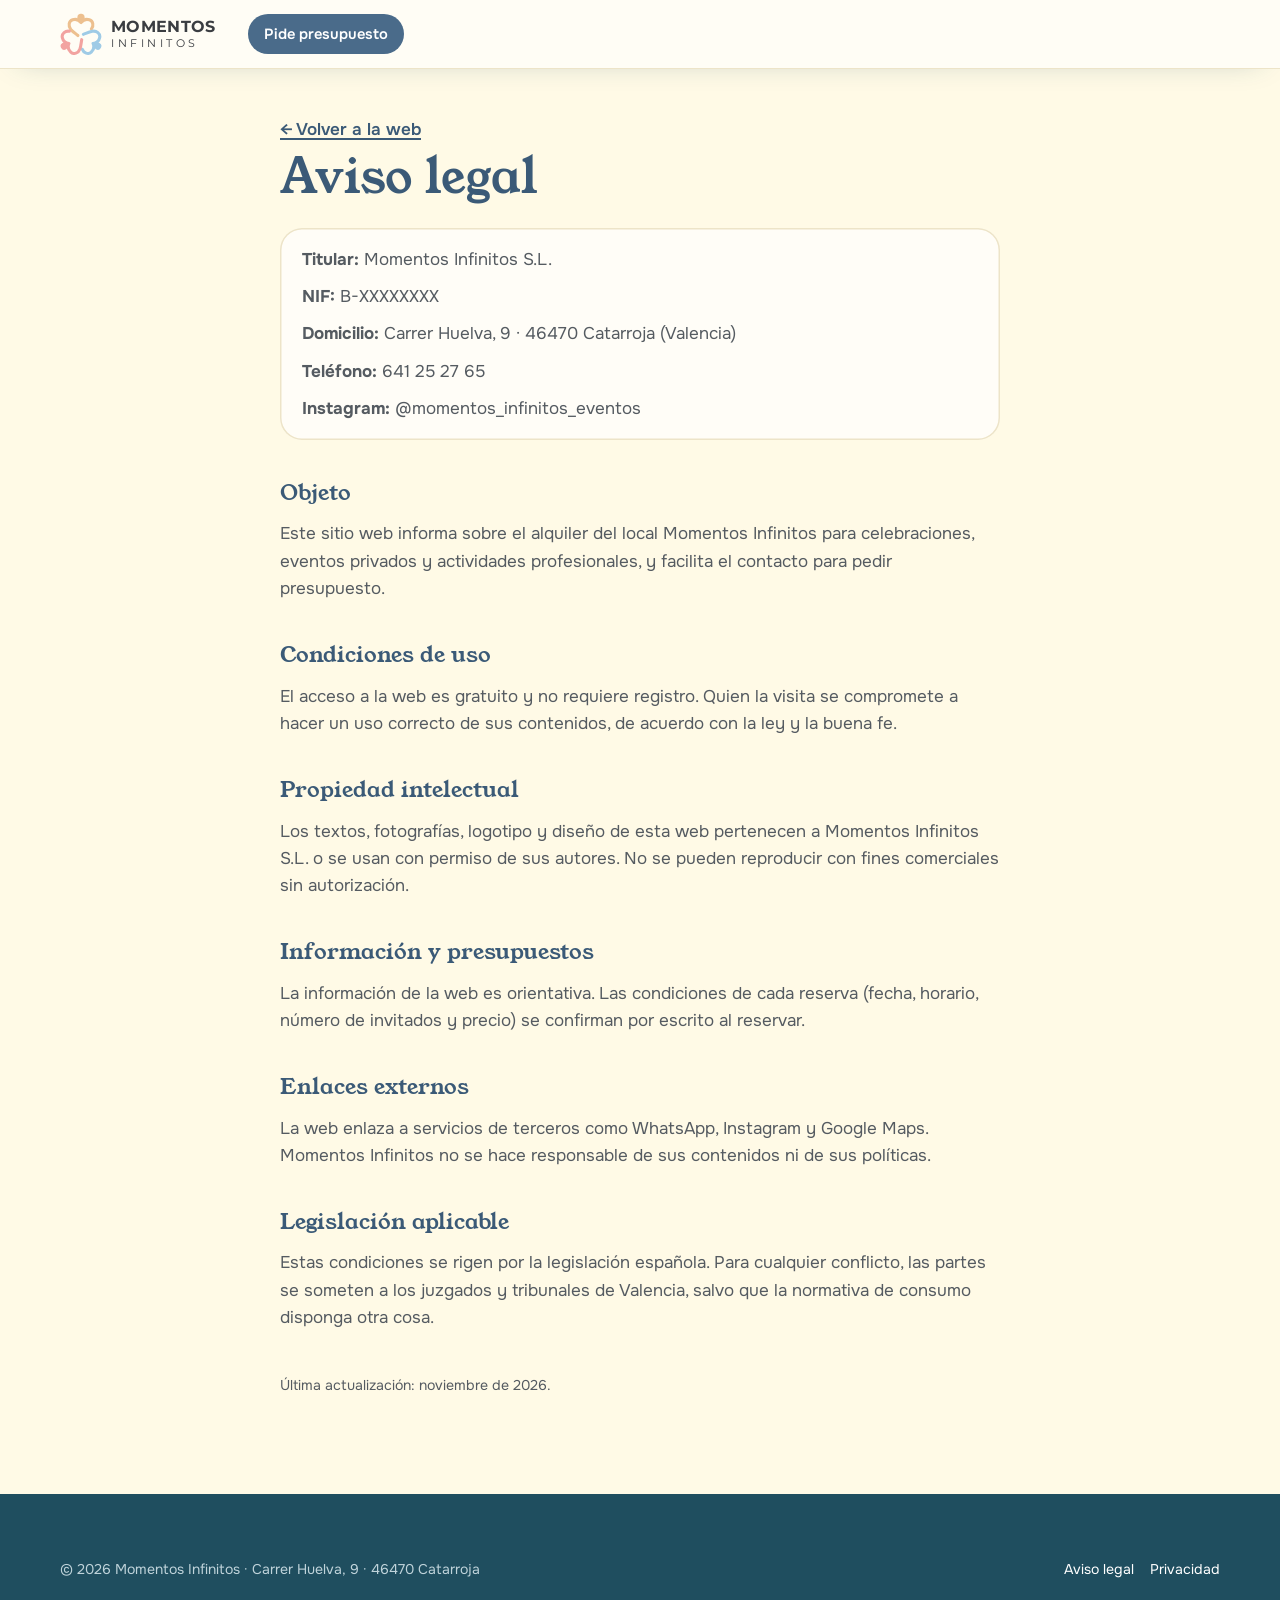
<file: aviso-legal.html>
<!doctype html>
<html lang="es">
<head>
<meta charset="utf-8">
<meta name="viewport" content="width=device-width, initial-scale=1">
<title>Aviso legal | Momentos Infinitos</title>
<meta name="robots" content="noindex">
<link rel="icon" href="favicon.svg" type="image/svg+xml">
<link rel="preconnect" href="https://fonts.googleapis.com">
<link rel="preconnect" href="https://fonts.gstatic.com" crossorigin>
<link href="https://fonts.googleapis.com/css2?family=Montserrat:wght@400;700&family=Onest:wght@400;500;600;700&family=Young+Serif&display=swap" rel="stylesheet">
<link rel="stylesheet" href="css/styles.css">
<style>
  .legal { max-width: 760px; margin: 0 auto; padding: 48px var(--gutter) 96px; }
  .legal h1 { font-family: var(--f-display); color: var(--slate-dark); font-size: clamp(2rem, 7vw, 3rem); line-height: 1.1; margin: 8px 0 24px; }
  .legal h2 { font-family: var(--f-display); color: var(--slate-dark); font-size: 1.35rem; margin: 36px 0 10px; }
  .legal p, .legal li { color: var(--muted); }
  .legal p + p { margin-top: 10px; }
  .legal ul { list-style: disc; padding-left: 1.2em; display: grid; gap: 6px; }
  .legal__back { display: inline-flex; gap: 8px; align-items: center; font-weight: 600; }
  .legal__data { background: var(--card); border-radius: var(--r); padding: 18px 22px; box-shadow: inset 0 0 0 1.5px var(--line); }
  .legal__data p { margin: 0; }
</style>
</head>
<body>
<header class="nav is-scrolled">
  <div class="nav__inner">
    <a class="brand" href="index.html" aria-label="Momentos Infinitos, volver a la portada">
      <svg class="brand__mark" viewBox="-256 -290 512 518" aria-hidden="true"><defs><g id="f"><circle cx="0" cy="-238" r="44"/><path d="M128 -92C160 -128 150 -192 104 -206C62 -219 24 -204 0 -172C-24 -204 -62 -219 -104 -206C-152 -191 -160 -128 -126 -88C-100 -58 -64 -34 -38 -12" fill="none" stroke-width="38" stroke-linecap="round" stroke-linejoin="round"/></g></defs><use href="#f" fill="#EDC08F" stroke="#EDC08F"/><use href="#f" fill="#9FCBE6" stroke="#9FCBE6" transform="rotate(120)"/><use href="#f" fill="#F2A3A0" stroke="#F2A3A0" transform="rotate(240)"/></svg>
      <span class="brand__word"><b>MOMENTOS</b><span>INFINITOS</span></span>
    </a>
    <div class="nav__actions"><a class="btn btn--primary btn--sm" href="index.html#organiza">Pide presupuesto</a></div>
  </div>
</header>
<main class="legal">
  <a class="legal__back" href="index.html">← Volver a la web</a>
  <h1>Aviso legal</h1>
  <div class="legal__data">
    <p><b>Titular:</b> Momentos Infinitos S.L.</p>
    <p><b>NIF:</b> B-XXXXXXXX</p>
    <p><b>Domicilio:</b> Carrer Huelva, 9 · 46470 Catarroja (Valencia)</p>
    <p><b>Teléfono:</b> 641 25 27 65</p>
    <p><b>Instagram:</b> @momentos_infinitos_eventos</p>
  </div>
  <h2>Objeto</h2>
  <p>Este sitio web informa sobre el alquiler del local Momentos Infinitos para celebraciones, eventos privados y actividades profesionales, y facilita el contacto para pedir presupuesto.</p>
  <h2>Condiciones de uso</h2>
  <p>El acceso a la web es gratuito y no requiere registro. Quien la visita se compromete a hacer un uso correcto de sus contenidos, de acuerdo con la ley y la buena fe.</p>
  <h2>Propiedad intelectual</h2>
  <p>Los textos, fotografías, logotipo y diseño de esta web pertenecen a Momentos Infinitos S.L. o se usan con permiso de sus autores. No se pueden reproducir con fines comerciales sin autorización.</p>
  <h2>Información y presupuestos</h2>
  <p>La información de la web es orientativa. Las condiciones de cada reserva (fecha, horario, número de invitados y precio) se confirman por escrito al reservar.</p>
  <h2>Enlaces externos</h2>
  <p>La web enlaza a servicios de terceros como WhatsApp, Instagram y Google Maps. Momentos Infinitos no se hace responsable de sus contenidos ni de sus políticas.</p>
  <h2>Legislación aplicable</h2>
  <p>Estas condiciones se rigen por la legislación española. Para cualquier conflicto, las partes se someten a los juzgados y tribunales de Valencia, salvo que la normativa de consumo disponga otra cosa.</p>
  <p style="margin-top:40px"><small>Última actualización: noviembre de 2026.</small></p>
</main>
<footer class="footer">
  <div class="container footer__bottom" style="margin-top:0;border-top:0;padding-top:0">
    <p>© 2026 Momentos Infinitos · Carrer Huelva, 9 · 46470 Catarroja</p>
    <p class="footer__legal"><a href="aviso-legal.html">Aviso legal</a> <a href="privacidad.html">Privacidad</a></p>
  </div>
</footer>
</body>
</html>
</file>
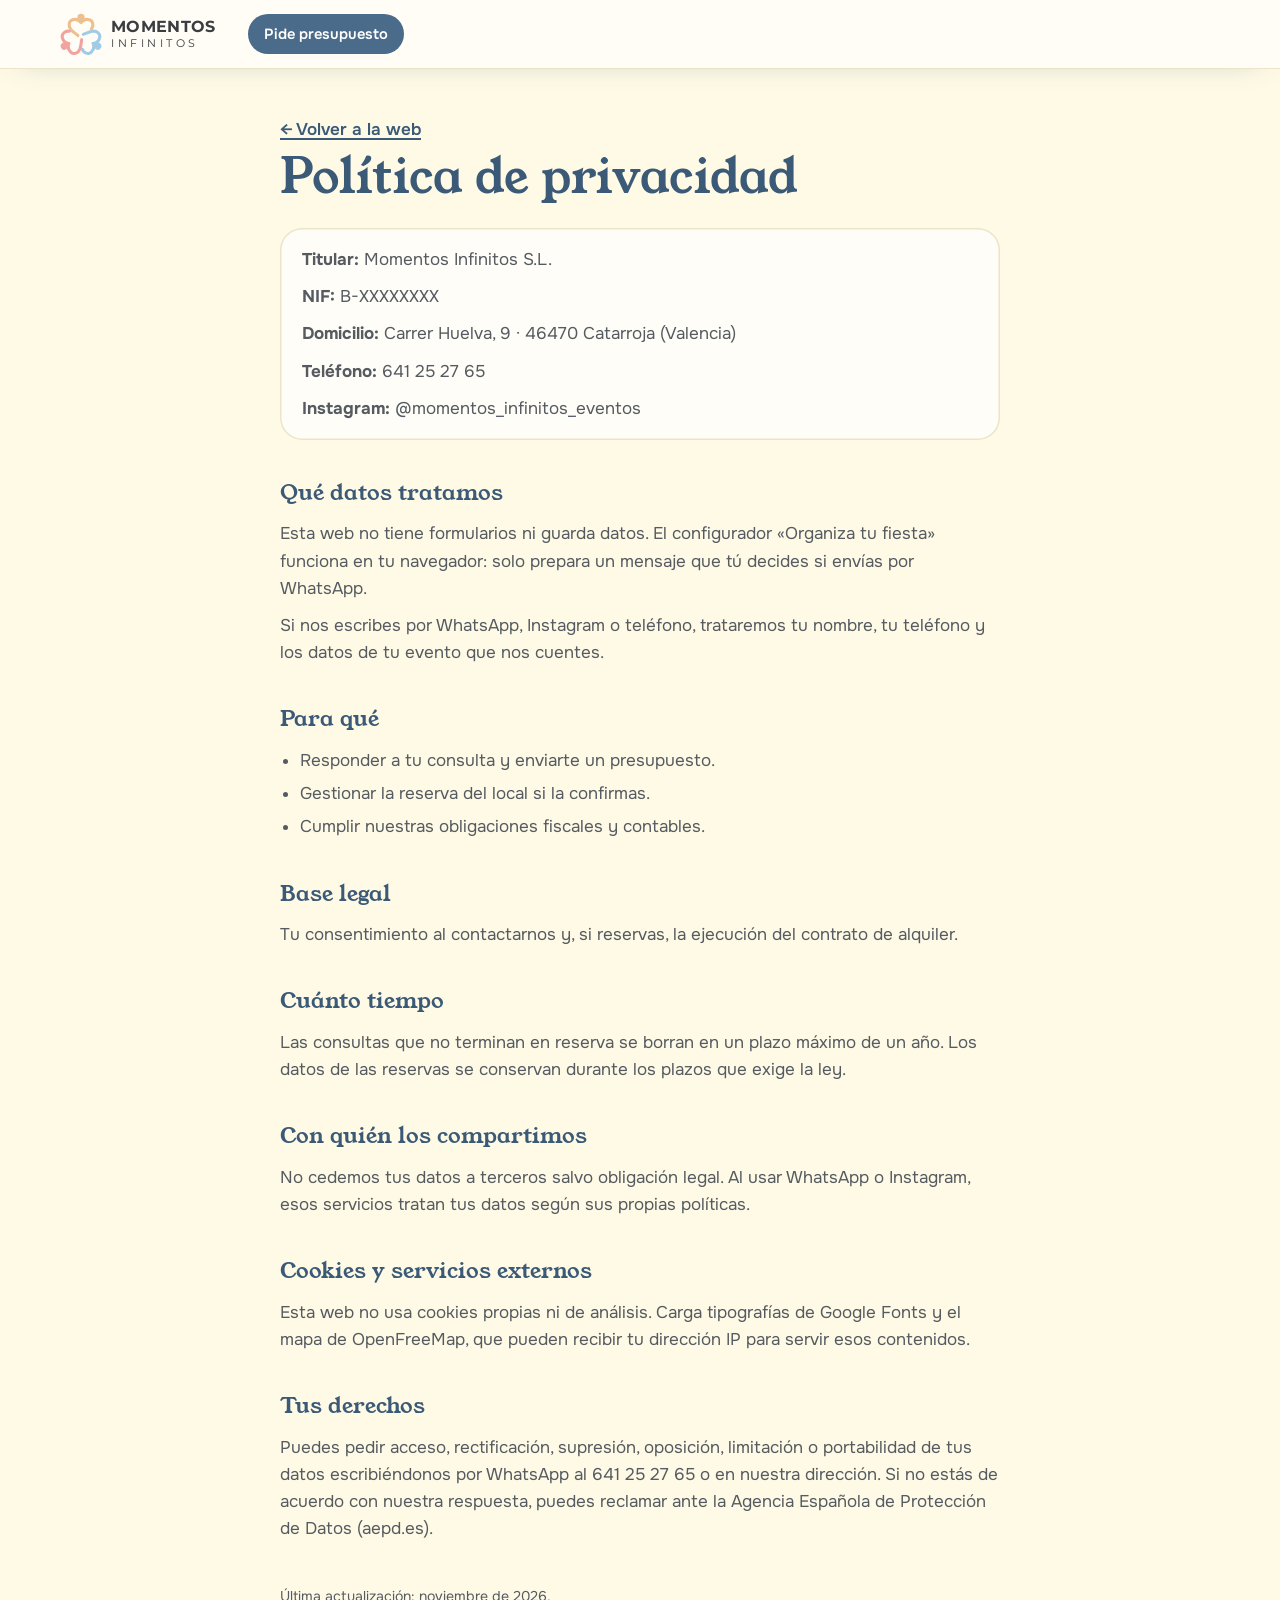
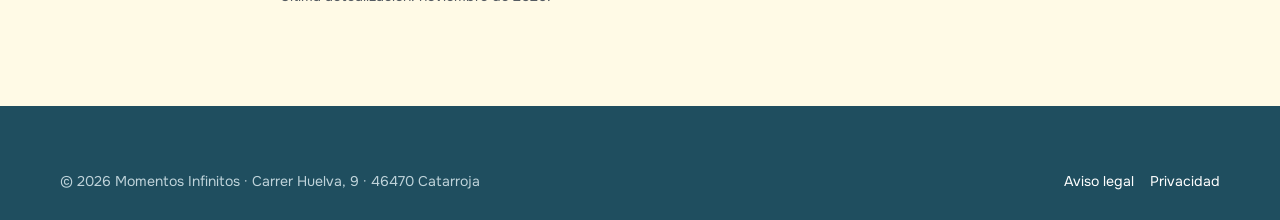
<file: privacidad.html>
<!doctype html>
<html lang="es">
<head>
<meta charset="utf-8">
<meta name="viewport" content="width=device-width, initial-scale=1">
<title>Política de privacidad | Momentos Infinitos</title>
<meta name="robots" content="noindex">
<link rel="icon" href="favicon.svg" type="image/svg+xml">
<link rel="preconnect" href="https://fonts.googleapis.com">
<link rel="preconnect" href="https://fonts.gstatic.com" crossorigin>
<link href="https://fonts.googleapis.com/css2?family=Montserrat:wght@400;700&family=Onest:wght@400;500;600;700&family=Young+Serif&display=swap" rel="stylesheet">
<link rel="stylesheet" href="css/styles.css">
<style>
  .legal { max-width: 760px; margin: 0 auto; padding: 48px var(--gutter) 96px; }
  .legal h1 { font-family: var(--f-display); color: var(--slate-dark); font-size: clamp(2rem, 7vw, 3rem); line-height: 1.1; margin: 8px 0 24px; }
  .legal h2 { font-family: var(--f-display); color: var(--slate-dark); font-size: 1.35rem; margin: 36px 0 10px; }
  .legal p, .legal li { color: var(--muted); }
  .legal p + p { margin-top: 10px; }
  .legal ul { list-style: disc; padding-left: 1.2em; display: grid; gap: 6px; }
  .legal__back { display: inline-flex; gap: 8px; align-items: center; font-weight: 600; }
  .legal__data { background: var(--card); border-radius: var(--r); padding: 18px 22px; box-shadow: inset 0 0 0 1.5px var(--line); }
  .legal__data p { margin: 0; }
</style>
</head>
<body>
<header class="nav is-scrolled">
  <div class="nav__inner">
    <a class="brand" href="index.html" aria-label="Momentos Infinitos, volver a la portada">
      <svg class="brand__mark" viewBox="-256 -290 512 518" aria-hidden="true"><defs><g id="f"><circle cx="0" cy="-238" r="44"/><path d="M128 -92C160 -128 150 -192 104 -206C62 -219 24 -204 0 -172C-24 -204 -62 -219 -104 -206C-152 -191 -160 -128 -126 -88C-100 -58 -64 -34 -38 -12" fill="none" stroke-width="38" stroke-linecap="round" stroke-linejoin="round"/></g></defs><use href="#f" fill="#EDC08F" stroke="#EDC08F"/><use href="#f" fill="#9FCBE6" stroke="#9FCBE6" transform="rotate(120)"/><use href="#f" fill="#F2A3A0" stroke="#F2A3A0" transform="rotate(240)"/></svg>
      <span class="brand__word"><b>MOMENTOS</b><span>INFINITOS</span></span>
    </a>
    <div class="nav__actions"><a class="btn btn--primary btn--sm" href="index.html#organiza">Pide presupuesto</a></div>
  </div>
</header>
<main class="legal">
  <a class="legal__back" href="index.html">← Volver a la web</a>
  <h1>Política de privacidad</h1>
  <div class="legal__data">
    <p><b>Titular:</b> Momentos Infinitos S.L.</p>
    <p><b>NIF:</b> B-XXXXXXXX</p>
    <p><b>Domicilio:</b> Carrer Huelva, 9 · 46470 Catarroja (Valencia)</p>
    <p><b>Teléfono:</b> 641 25 27 65</p>
    <p><b>Instagram:</b> @momentos_infinitos_eventos</p>
  </div>
  <h2>Qué datos tratamos</h2>
  <p>Esta web no tiene formularios ni guarda datos. El configurador «Organiza tu fiesta» funciona en tu navegador: solo prepara un mensaje que tú decides si envías por WhatsApp.</p>
  <p>Si nos escribes por WhatsApp, Instagram o teléfono, trataremos tu nombre, tu teléfono y los datos de tu evento que nos cuentes.</p>
  <h2>Para qué</h2>
  <ul>
    <li>Responder a tu consulta y enviarte un presupuesto.</li>
    <li>Gestionar la reserva del local si la confirmas.</li>
    <li>Cumplir nuestras obligaciones fiscales y contables.</li>
  </ul>
  <h2>Base legal</h2>
  <p>Tu consentimiento al contactarnos y, si reservas, la ejecución del contrato de alquiler.</p>
  <h2>Cuánto tiempo</h2>
  <p>Las consultas que no terminan en reserva se borran en un plazo máximo de un año. Los datos de las reservas se conservan durante los plazos que exige la ley.</p>
  <h2>Con quién los compartimos</h2>
  <p>No cedemos tus datos a terceros salvo obligación legal. Al usar WhatsApp o Instagram, esos servicios tratan tus datos según sus propias políticas.</p>
  <h2>Cookies y servicios externos</h2>
  <p>Esta web no usa cookies propias ni de análisis. Carga tipografías de Google Fonts y el mapa de OpenFreeMap, que pueden recibir tu dirección IP para servir esos contenidos.</p>
  <h2>Tus derechos</h2>
  <p>Puedes pedir acceso, rectificación, supresión, oposición, limitación o portabilidad de tus datos escribiéndonos por WhatsApp al 641 25 27 65 o en nuestra dirección. Si no estás de acuerdo con nuestra respuesta, puedes reclamar ante la Agencia Española de Protección de Datos (aepd.es).</p>
  <p style="margin-top:40px"><small>Última actualización: noviembre de 2026.</small></p>
</main>
<footer class="footer">
  <div class="container footer__bottom" style="margin-top:0;border-top:0;padding-top:0">
    <p>© 2026 Momentos Infinitos · Carrer Huelva, 9 · 46470 Catarroja</p>
    <p class="footer__legal"><a href="aviso-legal.html">Aviso legal</a> <a href="privacidad.html">Privacidad</a></p>
  </div>
</footer>
</body>
</html>
</file>
<file: css/styles.css>
/* ==========================================================
   Momentos Infinitos · Landing
   Mobile-first · sin build
   ========================================================== */

:root {
  --cream: #FFFAE6;
  --card: #FFFDF7;
  --coral: #F2A3A0;
  --coral-soft: #FBDCD9;
  --sky: #9FCBE6;
  --sky-soft: #DCEDF8;
  --peach: #F6C59B;
  --peach-soft: #FCE6D2;
  --slate: #4A6B8A;        /* azul pizarra (ajustado para AA) */
  --slate-dark: #3B5A77;
  --yellow: #F2C230;
  --petrol: #1F4E5F;
  --petrol-deep: #173D4B;
  --ink: #2E3236;
  --muted: #555B61;
  --line: #EDE4C8;
  --wa: #18794A;           /* verde WhatsApp oscurecido para AA con blanco */

  --f-display: "Young Serif", Georgia, "Times New Roman", serif;
  --f-body: "Onest", system-ui, -apple-system, "Segoe UI", sans-serif;
  --f-logo: "Montserrat", "Onest", system-ui, sans-serif;

  --r-sm: 14px;
  --r: 22px;
  --r-lg: 28px;
  --ease: cubic-bezier(0.22, 1, 0.36, 1);
  --pop: cubic-bezier(0.34, 1.56, 0.64, 1);
  --shadow: 0 1px 2px rgba(46, 50, 54, .04), 0 10px 30px -12px rgba(46, 50, 54, .16);
  --shadow-lg: 0 2px 6px rgba(46, 50, 54, .05), 0 30px 60px -24px rgba(31, 78, 95, .28);
  --nav-h: 68px;
  --gutter: 20px;
}

*,
*::before,
*::after { box-sizing: border-box; }

html { -webkit-text-size-adjust: 100%; scroll-behavior: smooth; scroll-padding-top: calc(var(--nav-h) + 12px); }
body {
  margin: 0;
  background: var(--cream);
  color: var(--ink);
  font-family: var(--f-body);
  font-size: 1.0625rem;
  line-height: 1.6;
  -webkit-font-smoothing: antialiased;
  overflow-x: hidden;
}
img { display: block; max-width: 100%; height: auto; }
a { color: var(--slate-dark); text-decoration-thickness: 1.5px; text-underline-offset: 3px; }
button, input { font: inherit; color: inherit; }
ul, ol { margin: 0; padding: 0; list-style: none; }
figure { margin: 0; }
h1, h2, h3 { margin: 0; font-weight: 400; }
p { margin: 0; }
svg { flex-shrink: 0; }
[hidden] { display: none !important; }

:focus-visible { outline: 3px solid var(--slate); outline-offset: 3px; border-radius: 8px; }
.pro :focus-visible, .footer :focus-visible { outline-color: var(--yellow); }

.sr-only { position: absolute; width: 1px; height: 1px; padding: 0; margin: -1px; overflow: hidden; clip: rect(0, 0, 0, 0); white-space: nowrap; border: 0; }
.skip { position: absolute; left: 12px; top: -60px; z-index: 100; background: var(--petrol); color: #fff; padding: 10px 16px; border-radius: 999px; transition: top .2s; }
.skip:focus { top: 12px; }

.container { width: 100%; max-width: 1200px; margin: 0 auto; padding: 0 var(--gutter); }

/* ---------- Tipografía ---------- */
.eyebrow {
  display: inline-flex; align-items: center; gap: 10px;
  font-size: .78rem; font-weight: 600; letter-spacing: .14em; text-transform: uppercase;
  color: var(--slate-dark); margin-bottom: 14px;
}
.eyebrow::before {
  content: ""; width: 22px; height: 10px; border-radius: 10px;
  background: linear-gradient(90deg, var(--peach) 0 33%, var(--coral) 33% 66%, var(--sky) 66%);
}
.eyebrow--light { color: #CFE6F3; }

.h2, .hero__title {
  font-family: var(--f-display);
  color: var(--slate-dark);
  letter-spacing: -0.01em;
  line-height: 1.08;
  text-wrap: balance;
}
.h2 { font-size: clamp(2rem, 6.4vw, 3.4rem); }
.h2 em, .hero__title em { font-style: normal; color: var(--petrol); }
.h3 { font-family: var(--f-display); font-size: 1.5rem; color: var(--slate-dark); line-height: 1.2; }
.lead { font-size: 1.125rem; color: var(--muted); max-width: 40ch; margin-top: 16px; text-wrap: pretty; }

.section { position: relative; padding: 72px 0; overflow: clip; }
@media (min-width: 960px) { .section { padding: 104px 0; } }
.section__head { margin-bottom: 40px; position: relative; z-index: 1; }
.section__head--center { text-align: center; }
.section__head--center .lead { margin-inline: auto; }

/* Placeholders visibles */
.ph {
  background: repeating-linear-gradient(-45deg, #FFF0B8 0 6px, #FFF6D3 6px 12px);
  color: #6B4E00;
  border: 1.5px dashed #C9A21C;
  border-radius: 8px;
  padding: 0 .3em;
  font-family: var(--f-body);
  font-weight: 600;
  font-size: .92em;
  white-space: nowrap;
}
.ph--dark { background: rgba(242, 194, 48, .16); color: #FFE48A; border-color: rgba(242, 194, 48, .7); }

/* ---------- Botones ---------- */
.btn {
  --bg: var(--slate); --fg: #fff;
  display: inline-flex; align-items: center; justify-content: center; gap: 10px;
  min-height: 48px; padding: 12px 22px;
  border-radius: 999px; border: 2px solid transparent;
  background: var(--bg); color: var(--fg);
  font-weight: 600; font-size: 1rem; line-height: 1.1; text-decoration: none; white-space: nowrap;
  cursor: pointer;
  transition: transform .35s var(--ease), box-shadow .35s var(--ease), background-color .25s, color .25s;
  -webkit-tap-highlight-color: transparent;
}
.btn svg { width: 20px; height: 20px; }
.btn:hover { transform: translateY(-2px); box-shadow: 0 12px 24px -12px rgba(31, 78, 95, .5); }
.btn:active { transform: translateY(0) scale(.98); }
.btn--primary { --bg: var(--slate); }
.btn--primary:hover { --bg: var(--slate-dark); }
.btn--ghost { --bg: transparent; --fg: var(--slate-dark); border-color: currentColor; }
.btn--ghost:hover { --bg: #fff; }
.btn--light { --bg: var(--cream); --fg: var(--petrol); }
.btn--wa { --bg: var(--wa); }
.btn--wa:hover { --bg: #13643D; }
.btn--sm { min-height: 40px; padding: 8px 16px; font-size: .92rem; }
.btn--lg { min-height: 56px; padding: 14px 26px; font-size: 1.05rem; }
.btn--block { width: 100%; }

.icon-btn {
  display: inline-grid; place-items: center;
  width: 42px; height: 42px; border-radius: 50%;
  border: 0; background: transparent; color: var(--slate-dark); cursor: pointer;
}
.icon-btn svg { width: 24px; height: 24px; }
.icon-btn--wa { background: #E6F4EC; color: var(--wa); }

/* ---------- Blobs (manchas orgánicas) ---------- */
.blob {
  position: absolute; z-index: 0; pointer-events: none;
  border-radius: 42% 58% 63% 37% / 41% 44% 56% 59%;
  animation: blob-morph 18s ease-in-out infinite alternate;
  translate: 0 var(--py, 0px);
  will-change: border-radius, translate;
}
.blob--coral { background: var(--coral-soft); }
.blob--sky { background: var(--sky-soft); }
.blob--peach { background: var(--peach-soft); }
@keyframes blob-morph {
  0%   { border-radius: 42% 58% 63% 37% / 41% 44% 56% 59%; rotate: 0deg; }
  33%  { border-radius: 58% 42% 38% 62% / 55% 38% 62% 45%; }
  66%  { border-radius: 36% 64% 52% 48% / 62% 54% 46% 38%; }
  100% { border-radius: 52% 48% 41% 59% / 39% 60% 40% 61%; rotate: 14deg; }
}

/* ---------- Navegación ---------- */
.nav {
  position: sticky; top: 0; z-index: 50;
  background: rgba(255, 250, 230, .82);
  -webkit-backdrop-filter: saturate(1.4) blur(14px);
  backdrop-filter: saturate(1.4) blur(14px);
  transition: box-shadow .3s, background-color .3s;
}
.nav.is-scrolled { background: rgba(255, 253, 247, .92); box-shadow: 0 1px 0 var(--line), 0 10px 30px -20px rgba(31, 78, 95, .35); }
.nav__inner { display: flex; align-items: center; gap: 8px; height: var(--nav-h); max-width: 1200px; margin: 0 auto; padding: 0 8px 0 16px; }
.nav__links { display: none; }
.nav__actions { margin-left: auto; display: flex; align-items: center; gap: 4px; }
.nav__actions .btn--sm { padding: 8px 14px; margin-right: 2px; }

.brand { display: inline-flex; align-items: center; gap: 9px; text-decoration: none; color: #3A3D41; }
.brand__mark { width: 34px; height: 34px; }
.brand__word { display: flex; flex-direction: column; font-family: var(--f-logo); line-height: 1; }
.brand__word b { font-weight: 700; font-size: 14px; letter-spacing: .02em; }
.brand__word span { font-weight: 400; font-size: 9.6px; letter-spacing: .32em; margin-top: 3px; }
.brand--light { color: #fff; }

.nav__toggle { position: relative; }
.nav__toggle span { position: absolute; left: 11px; right: 11px; height: 2.5px; border-radius: 2px; background: currentColor; transition: transform .35s var(--ease); }
.nav__toggle span:first-child { transform: translateY(-4px); }
.nav__toggle span:last-child { transform: translateY(4px); }
.nav__toggle[aria-expanded="true"] span:first-child { transform: rotate(45deg); }
.nav__toggle[aria-expanded="true"] span:last-child { transform: rotate(-45deg); }

.menu { padding: 8px var(--gutter) 24px; border-top: 1px solid var(--line); background: var(--card); animation: menu-in .35s var(--ease); }
.menu nav { display: grid; margin-bottom: 16px; }
.menu nav a { padding: 14px 4px; font-family: var(--f-display); font-size: 1.3rem; text-decoration: none; color: var(--slate-dark); border-bottom: 1px solid var(--line); }
@keyframes menu-in { from { opacity: 0; transform: translateY(-8px); } }

.hide-xs { display: none; }
@media (min-width: 400px) { .hide-xs { display: inline; } }

@media (min-width: 1040px) {
  .nav__inner { padding: 0 var(--gutter); gap: 24px; }
  .nav__actions { gap: 8px; }
  .icon-btn { width: 44px; height: 44px; }
  .nav__links { display: flex; gap: 4px; margin-left: auto; }
  .nav__links a { padding: 8px 12px; border-radius: 999px; font-size: .95rem; font-weight: 500; color: var(--ink); text-decoration: none; transition: background-color .2s; }
  .nav__links a:hover { background: rgba(159, 203, 230, .3); }
  .nav__links a.is-active { background: var(--sky-soft); color: var(--slate-dark); }
  .nav__actions { margin-left: 8px; }
  .nav__toggle, .menu { display: none !important; }
  .brand__mark { width: 42px; height: 42px; }
  .brand__word b { font-size: 16px; }
  .brand__word span { font-size: 11px; }
}

/* ---------- Hero ---------- */
.hero { position: relative; padding: 24px 0 64px; overflow: clip; }
.hero__grid { position: relative; z-index: 1; display: grid; gap: 40px; }
.hero__title { font-size: clamp(2.45rem, 10.5vw, 4.25rem); line-height: 1.02; }
.hero__title em { display: block; }
.hero__sub { margin-top: 18px; font-size: 1.15rem; color: var(--muted); max-width: 34ch; }
.hero__ctas { display: flex; flex-wrap: wrap; gap: 12px; margin-top: 28px; }
.hero__ctas .btn { flex: 1 1 auto; }
.chips { display: flex; flex-wrap: wrap; gap: 8px; margin-top: 24px; }
.chip {
  display: inline-flex; align-items: center; gap: 8px;
  padding: 8px 14px; border-radius: 999px;
  background: var(--card); box-shadow: inset 0 0 0 1.5px var(--line);
  font-size: .92rem; font-weight: 500;
}
.chip svg { width: 16px; height: 16px; color: #9A7300; }
.chip--star { background: #FFF6D6; box-shadow: inset 0 0 0 1.5px #F4DB8A; font-weight: 600; }
.dot { width: 10px; height: 10px; border-radius: 50%; }
.dot--coral { background: var(--coral); }
.dot--sky { background: var(--sky); }

.hero__blob1 { width: 340px; height: 300px; top: -90px; right: -140px; }
.hero__blob2 { width: 260px; height: 240px; left: -150px; top: 46%; animation-duration: 22s; }

.hero__media { position: relative; }
.hero__blob3 { width: 78%; aspect-ratio: 1; right: -12%; top: -9%; }
.hero__blob4 { width: 46%; aspect-ratio: 1.1; left: -8%; bottom: -10%; animation-duration: 24s; animation-direction: alternate-reverse; }
.hero__photo { position: relative; z-index: 1; border-radius: var(--r-lg); overflow: hidden; box-shadow: var(--shadow-lg); aspect-ratio: 4 / 3.1; }
.hero__photo img { width: 100%; height: 100%; object-fit: cover; }

.hug {
  position: absolute; z-index: 2; left: -6px; bottom: -34px;
  width: 104px; height: 104px; border-radius: 50%;
  background: var(--card); box-shadow: var(--shadow);
  display: grid; place-items: center;
}
.hug__svg { width: 64px; height: 64px; overflow: visible; }
.hug__f { animation: hug .95s var(--ease) both; }
.hug__f1 { --hx: 0px; --hy: -150px; animation-delay: .25s; }
.hug__f2 { --hx: 130px; --hy: 75px; animation-delay: .4s; }
.hug__f3 { --hx: -130px; --hy: 75px; animation-delay: .55s; }
@keyframes hug {
  0% { opacity: 0; transform: translate(var(--hx), var(--hy)) scale(.7); }
  60% { opacity: 1; }
  100% { opacity: 1; transform: translate(0, 0) scale(1); }
}
.hero__tag {
  position: absolute; z-index: 2; right: 10px; top: -18px;
  background: var(--petrol); color: #fff;
  font-family: var(--f-display); font-size: .95rem; line-height: 1.2;
  padding: 10px 16px; border-radius: 18px 18px 18px 4px; box-shadow: var(--shadow);
  rotate: 3deg;
}

@media (min-width: 960px) {
  .hero { padding: 56px 0 120px; }
  .hero__grid { grid-template-columns: 1.08fr 1fr; align-items: center; gap: 56px; }
  .hero__ctas .btn { flex: 0 0 auto; }
  .hero__photo { aspect-ratio: 4 / 3.4; }
  .hug { width: 132px; height: 132px; left: -40px; bottom: -40px; }
  .hug__svg { width: 82px; height: 82px; }
  .hero__tag { right: -12px; top: -22px; font-size: 1.05rem; }
}

/* ---------- Reveal ---------- */
.reveal { opacity: 0; transform: translateY(28px); transition: opacity .9s var(--ease), transform .9s var(--ease); transition-delay: var(--d, 0ms); }
.reveal.is-in { opacity: 1; transform: none; }
.no-js .reveal { opacity: 1; transform: none; }

/* ---------- El espacio ---------- */
.mosaic { display: grid; gap: 12px; grid-template-columns: 1fr 1fr; position: relative; z-index: 1; }
.mosaic figure { position: relative; border-radius: var(--r); overflow: hidden; background: var(--line); }
.mosaic img { width: 100%; height: 100%; object-fit: cover; transition: transform 1.2s var(--ease); }
.mosaic figure:hover img { transform: scale(1.04); }
.mosaic figcaption {
  position: absolute; left: 10px; bottom: 10px;
  background: rgba(255, 253, 247, .94); color: var(--ink);
  font-size: .8rem; font-weight: 600; padding: 6px 12px; border-radius: 999px;
}
.mosaic__a { grid-column: 1 / -1; aspect-ratio: 4 / 3; }
.mosaic__b { grid-row: span 2; aspect-ratio: auto; }
.mosaic__c, .mosaic__d { aspect-ratio: 1; }
@media (min-width: 760px) {
  .mosaic { grid-template-columns: 1.5fr 1fr 1fr; grid-template-rows: 1fr 1fr; height: 600px; gap: 16px; }
  .mosaic__a { grid-column: 1; grid-row: 1 / 3; aspect-ratio: auto; }
  .mosaic__b { grid-column: 2; grid-row: 1 / 3; }
  .mosaic__c { grid-column: 3; grid-row: 1; aspect-ratio: auto; }
  .mosaic__d { grid-column: 3; grid-row: 2; aspect-ratio: auto; }
}

.stats { display: grid; grid-template-columns: 1fr 1fr; gap: 12px; margin-top: 16px; }
.stat {
  background: var(--card); border-radius: var(--r); padding: 20px 18px;
  box-shadow: inset 0 0 0 1.5px var(--line);
  display: flex; flex-direction: column; gap: 6px; min-height: 124px; justify-content: space-between;
}
.stat strong { font-family: var(--f-display); font-weight: 400; font-size: 1.75rem; line-height: 1.08; color: var(--slate-dark); }
.stat strong .ph { font-size: .6em; vertical-align: middle; }
.stat:last-child strong { font-size: 1.3rem; }
.stat > span { font-size: .9rem; color: var(--muted); }
.stat:nth-child(1) { background: #FFF6D6; box-shadow: none; }
.stat:nth-child(1) strong span { color: #9A7300; }
@media (min-width: 760px) { .stats { grid-template-columns: repeat(4, 1fr); gap: 16px; } }

.needs { display: grid; grid-template-columns: repeat(3, minmax(0, 1fr)); gap: 12px; margin-top: 56px; align-items: start; }
.needs__intro { grid-column: 1 / -1; margin-bottom: 8px; }
.needs__intro p { color: var(--muted); margin-top: 8px; max-width: 46ch; }
.need { display: flex; flex-direction: column; gap: 10px; }
.need img { border-radius: var(--r-sm); aspect-ratio: 3 / 4; object-fit: cover; width: 100%; }
.need figcaption { font-size: .82rem; color: var(--muted); line-height: 1.35; }
.need figcaption b { display: block; color: var(--ink); font-size: .95rem; }
@media (min-width: 760px) {
  .needs { grid-template-columns: 1.3fr 1fr 1fr 1fr; gap: 20px; }
  .needs__intro { grid-column: auto; align-self: center; }
  .need img { border-radius: var(--r); }
  .need figcaption { font-size: .92rem; }
}

/* ---------- Parque ---------- */
.park { background: linear-gradient(180deg, var(--cream) 0, #EEF6FB 120px, #EEF6FB calc(100% - 120px), var(--cream) 100%); }
.park::before {
  content: ""; position: absolute; right: 4%; top: 120px; width: 120px; height: 120px;
  background: radial-gradient(circle, var(--yellow) 3.5px, transparent 4px) 0 0 / 22px 22px;
  opacity: .5; border-radius: 50%;
}
.park__grid { display: grid; gap: 48px; position: relative; z-index: 1; }
.park__copy { position: relative; z-index: 1; }
.park__media { position: relative; display: grid; grid-template-columns: 1.6fr 1fr; gap: 12px; align-items: end; }
.park__blob { width: 90%; aspect-ratio: 1; left: -18%; top: 10%; background: #fff; }
.park__big, .park__small { position: relative; border-radius: var(--r-lg); overflow: hidden; box-shadow: var(--shadow-lg); }
.park__big { aspect-ratio: 3 / 4; }
.park__small { aspect-ratio: 3 / 4; margin-bottom: -28px; }
.park__big img, .park__small img { width: 100%; height: 100%; object-fit: cover; }

.pillars { display: grid; gap: 14px; margin-top: 28px; }
.pillar { display: flex; gap: 16px; align-items: flex-start; background: var(--card); padding: 18px; border-radius: var(--r); box-shadow: var(--shadow); }
.pillar h3 { font-family: var(--f-display); font-size: 1.2rem; color: var(--slate-dark); }
.pillar p { color: var(--muted); font-size: .98rem; margin-top: 4px; }
.pillar__icon, .card__icon { flex-shrink: 0; display: grid; place-items: center; width: 56px; height: 56px; border-radius: 42% 58% 55% 45% / 50% 45% 55% 50%; color: var(--petrol); }
.pillar__icon svg, .card__icon svg { width: 32px; height: 32px; }
.pillar__icon--coral, .card__icon--coral { background: var(--coral-soft); }
.pillar__icon--sky, .card__icon--sky { background: var(--sky-soft); }
.pillar__icon--peach, .card__icon--peach { background: var(--peach-soft); }

.calm {
  position: relative; z-index: 1; margin-top: 64px;
  background: var(--card); border-radius: var(--r-lg); padding: 28px 22px;
  box-shadow: var(--shadow-lg);
  display: grid; gap: 20px;
}
.calm__head { display: flex; align-items: center; gap: 14px; }
.calm__mark { width: 48px; height: 48px; }
.calm__list { display: grid; gap: 14px; }
.calm__list li { display: flex; gap: 12px; align-items: flex-start; }
.calm__list svg { width: 26px; height: 26px; padding: 4px; border-radius: 50%; background: var(--sky-soft); color: var(--petrol); margin-top: 1px; }
.calm__list b { color: var(--ink); }
.calm__list span { color: var(--muted); }

.balls { position: absolute; inset: 0; pointer-events: none; z-index: 0; }
.ball { position: absolute; border-radius: 50%; opacity: 0; box-shadow: inset -5px -6px 0 rgba(0, 0, 0, .06), inset 4px 4px 0 rgba(255, 255, 255, .45); }
.ball--1 { width: 34px; height: 34px; background: var(--coral); left: 6%; top: 70px; }
.ball--2 { width: 24px; height: 24px; background: var(--sky); left: 82%; top: 46px; }
.ball--3 { width: 18px; height: 18px; background: #fff; box-shadow: inset 0 0 0 1.5px var(--line); left: 90%; top: 52%; }
.ball--4 { width: 26px; height: 26px; background: var(--yellow); left: 3%; top: 58%; }
.ball--5 { width: 20px; height: 20px; background: #7EA6D9; left: 52%; top: 24px; }
.park.is-in .ball { animation: ball-drop 1.4s var(--ease) both; }
.park.is-in .ball--2 { animation-delay: .15s; }
.park.is-in .ball--3 { animation-delay: .35s; }
.park.is-in .ball--4 { animation-delay: .25s; }
.park.is-in .ball--5 { animation-delay: .45s; }
@keyframes ball-drop {
  0% { opacity: 0; transform: translateY(-120px); }
  30% { opacity: 1; transform: translateY(0) scale(1.08, .9); animation-timing-function: cubic-bezier(.2, .6, .4, 1); }
  50% { transform: translateY(-38px) scale(.96, 1.05); animation-timing-function: cubic-bezier(.6, 0, .8, .4); }
  66% { transform: translateY(0) scale(1.05, .94); }
  80% { transform: translateY(-12px); }
  100% { opacity: 1; transform: translateY(0); }
}

@media (min-width: 960px) {
  .park__grid { grid-template-columns: 1fr 1fr; align-items: center; gap: 72px; }
  .calm { grid-template-columns: .8fr 2fr; align-items: center; padding: 36px 40px; }
  .calm__head { flex-direction: column; align-items: flex-start; }
  .calm__list { grid-template-columns: repeat(3, 1fr); gap: 24px; }
}

/* ---------- Celebraciones ---------- */
.celebra__blob { width: 420px; height: 380px; right: -200px; top: 60px; }
.celebra { display: grid; gap: 14px; position: relative; z-index: 1; }
.card {
  position: relative; overflow: hidden; background: var(--card); border-radius: var(--r-lg);
  padding: 22px; box-shadow: var(--shadow);
  display: flex; flex-direction: column; gap: 10px;
  transition: transform .5s var(--ease), box-shadow .5s var(--ease);
}
.card:hover { transform: translateY(-4px); box-shadow: var(--shadow-lg); }
.card h3 { font-family: var(--f-display); font-size: 1.35rem; color: var(--slate-dark); line-height: 1.2; margin-top: 6px; }
.card p { color: var(--muted); font-size: .98rem; }
.card q { color: var(--petrol); font-weight: 600; quotes: "“" "”"; }
.card--photo { padding: 0; overflow: hidden; }
.card__body { padding: 20px 22px 24px; display: flex; flex-direction: column; gap: 10px; }
.card__img { aspect-ratio: 16 / 10; overflow: hidden; background: var(--line); }
.card__img img { width: 100%; height: 100%; object-fit: cover; }
.card--photo .card__icon { margin-top: -48px; border: 4px solid var(--card); width: 64px; height: 64px; position: relative; z-index: 1; }
@media (min-width: 640px) and (max-width: 959px) { .celebra { grid-template-columns: 1fr 1fr; gap: 18px; } .celebra > :first-child, .celebra > :last-child { grid-column: 1 / -1; } }
@media (min-width: 640px) and (max-width: 959px) { .celebra > .card--wide:first-child { flex-direction: row; } .celebra > .card--wide:first-child .card__img { flex: 0 0 48%; aspect-ratio: auto; } .celebra > .card--wide:first-child .card__body { justify-content: flex-end; } .celebra > .card--wide:first-child .card__icon { margin-top: 0; } }
@media (min-width: 960px) {
  .celebra { grid-template-columns: repeat(3, 1fr); gap: 20px; }
  .card--wide { grid-column: span 2; grid-row: span 1; flex-direction: row; min-height: 300px; }
  .card--flip { flex-direction: row-reverse; }
  .card:not(.card--photo) { justify-content: flex-end; }
  .card:not(.card--photo) .card__icon { margin-bottom: auto; }
  .card--wide .card__img { flex: 0 0 50%; aspect-ratio: auto; }
  .card--wide .card__body { justify-content: flex-end; padding: 28px; }
  .card--wide .card__icon { margin-top: 0; }
  .card--wide h3 { font-size: 1.7rem; }
}

/* Placeholder de foto */
.ph-photo {
  position: relative; display: grid; place-items: center;
  background:
    radial-gradient(circle at 30% 30%, rgba(242, 163, 160, .35) 0 18%, transparent 19%),
    radial-gradient(circle at 72% 64%, rgba(159, 203, 230, .45) 0 22%, transparent 23%),
    radial-gradient(circle, rgba(74, 107, 138, .14) 1.5px, transparent 2px) 0 0 / 14px 14px,
    var(--card);
  box-shadow: inset 0 0 0 1.5px var(--line);
}
.ph-photo--sky { background-color: #F1F8FC; }
.ph-photo--peach { background-color: #FFF4EA; }
.ph-photo__label {
  margin: 12px; padding: 6px 12px; border-radius: 999px;
  background: rgba(255, 253, 247, .95); color: var(--muted);
  font-size: .76rem; font-weight: 500; text-align: center; line-height: 1.3;
  box-shadow: 0 0 0 1px var(--line);
}

/* ---------- Configurador ---------- */
.planner { background: var(--card); }
.planner__blob1 { width: 380px; height: 360px; left: -200px; top: 40px; }
.planner__blob2 { width: 300px; height: 280px; right: -160px; bottom: 60px; animation-duration: 24s; }
.cfg {
  position: relative; z-index: 1;
  display: grid; gap: 0;
  background: var(--cream); border-radius: var(--r-lg);
  box-shadow: var(--shadow-lg), inset 0 0 0 1.5px var(--line);
  overflow: clip;
}
.cfg__stage { position: relative; padding: 14px 14px 0; }
.room { display: block; width: 100%; height: auto; border-radius: 20px; box-shadow: inset 0 0 0 1.5px var(--line); background: #fff; }
.cfg__caption { text-align: center; font-size: .82rem; color: var(--muted); padding: 8px 0 0; min-height: 1.6em; }

.cfg__panel { padding: 18px 18px 22px; display: flex; flex-direction: column; min-width: 0; }
.progress { display: flex; align-items: center; gap: 12px; margin-bottom: 18px; }
.progress__bar { flex: 1; height: 8px; border-radius: 99px; background: #EFE6C9; overflow: hidden; }
.progress__bar span { display: block; height: 100%; border-radius: inherit; background: linear-gradient(90deg, var(--peach), var(--coral), var(--sky)); transition: width .45s var(--ease); }
.progress__txt { font-size: .85rem; font-weight: 600; color: var(--slate-dark); white-space: nowrap; }

.steps { position: relative; flex: 1; }
.step { border: 0; margin: 0; padding: 0; min-width: 0; }
.step.is-entering { animation: step-in .38s var(--ease) both; }
.step.is-entering.from-left { animation-name: step-in-left; }
@keyframes step-in { from { opacity: 0; transform: translateX(28px); } }
@keyframes step-in-left { from { opacity: 0; transform: translateX(-28px); } }
.step__title { font-family: var(--f-display); font-size: 1.55rem; color: var(--slate-dark); line-height: 1.15; margin-bottom: 16px; padding: 0; outline: none; }
.step__error { color: #A3312B; font-weight: 600; font-size: .92rem; margin-top: 10px; min-height: 0; }
.step__error:empty { display: none; }

.opts { display: grid; gap: 10px; }
.opts--types { grid-template-columns: 1fr 1fr; }
.opt { position: relative; cursor: pointer; display: block; }
.opt input, .pill input, .check input { position: absolute; opacity: 0; width: 1px; height: 1px; }
.opt__ico, .opt__txt { position: relative; z-index: 1; }
.opt {
  display: flex; flex-direction: column; align-items: flex-start; gap: 8px;
  min-height: 108px; padding: 14px;
  background: var(--card); border-radius: 18px;
  box-shadow: inset 0 0 0 2px var(--line);
  transition: box-shadow .25s, transform .3s var(--ease), background-color .25s;
  -webkit-tap-highlight-color: transparent;
}
.opt:hover { box-shadow: inset 0 0 0 2px var(--sky); }
.opt:active { transform: scale(.97); }
.opt__ico { width: 44px; height: 44px; display: grid; place-items: center; border-radius: 42% 58% 55% 45% / 50% 45% 55% 50%; background: var(--sky-soft); color: var(--petrol); transition: background-color .25s; }
.opt__ico svg { width: 28px; height: 28px; }
.opt__txt { font-weight: 600; font-size: .98rem; line-height: 1.25; }
.opt:has(input:checked) { background: #fff; box-shadow: inset 0 0 0 2.5px var(--slate), 0 10px 20px -14px rgba(31, 78, 95, .6); }
.opt:has(input:checked) .opt__ico { background: var(--coral-soft); }
.opt:has(input:checked)::after {
  content: ""; position: absolute; top: 12px; right: 12px; width: 22px; height: 22px; border-radius: 50%;
  background: var(--slate) url("data:image/svg+xml,%3Csvg xmlns='http://www.w3.org/2000/svg' viewBox='0 0 24 24'%3E%3Cpath fill='none' stroke='%23fff' stroke-width='3' stroke-linecap='round' stroke-linejoin='round' d='m6 12.5 4 4L18 8'/%3E%3C/svg%3E") center / 16px no-repeat;
  animation: pop-in .35s var(--pop);
}
.opt:has(input:focus-visible), .pill:has(input:focus-visible), .check:has(input:focus-visible) { outline: 3px solid var(--slate); outline-offset: 3px; }
@keyframes pop-in { from { transform: scale(0); } }

.opts--pills { grid-template-columns: repeat(2, 1fr); margin-bottom: 14px; }
.pill { position: relative; cursor: pointer; display: block; border-radius: 999px; }
.pill span {
  display: flex; align-items: center; justify-content: center; min-height: 52px;
  border-radius: 999px; background: var(--card); box-shadow: inset 0 0 0 2px var(--line);
  font-weight: 600; transition: background-color .2s, box-shadow .2s, color .2s;
}
.pill input:checked + span { background: var(--slate); color: #fff; box-shadow: none; }

.field { display: flex; flex-direction: column; gap: 6px; margin-bottom: 16px; }
.field__label { font-weight: 600; font-size: .95rem; color: var(--ink); margin-bottom: 6px; display: block; }
.field .field__label { margin-bottom: 0; }
.field__opt { font-weight: 400; color: var(--muted); }
.field__hint { font-size: .9rem; color: var(--slate-dark); font-weight: 500; min-height: 1.4em; }
.input {
  width: 100%; min-height: 54px; padding: 12px 16px;
  border-radius: 16px; border: 2px solid var(--line); background: var(--card);
  font-size: 1.05rem; color: var(--ink);
  transition: border-color .2s, box-shadow .2s;
  -webkit-appearance: none; appearance: none;
}
.input::placeholder { color: #8A8F94; }
.input:focus { outline: none; border-color: var(--slate); box-shadow: 0 0 0 4px rgba(74, 107, 138, .18); }
.input--big { font-size: 1.25rem; min-height: 60px; }
input[type="date"].input { display: block; min-width: 0; text-align: left; }
input[type="date"]::-webkit-date-and-time-value { text-align: left; }
.input[aria-invalid="true"] { border-color: #C2453D; }

.counter {
  display: flex; align-items: center; justify-content: space-between; gap: 12px;
  padding: 14px 14px 14px 18px; background: var(--card); border-radius: 18px;
  box-shadow: inset 0 0 0 2px var(--line); margin-bottom: 10px;
}
.counter__lbl { display: flex; flex-direction: column; min-width: 0; }
.counter__name { font-weight: 700; font-size: 1.1rem; }
.counter__hint { font-size: .85rem; color: var(--muted); }
.counter__ctl { display: flex; align-items: center; gap: 6px; }
.round {
  width: 48px; height: 48px; border-radius: 50%; border: 0; cursor: pointer;
  background: var(--sky-soft); color: var(--petrol); font-size: 1.6rem; line-height: 1; font-weight: 500;
  display: grid; place-items: center; transition: transform .2s var(--pop), background-color .2s;
  -webkit-tap-highlight-color: transparent; touch-action: manipulation;
}
.round:hover { background: var(--sky); }
.round:active { transform: scale(.88); }
.round:disabled { opacity: .4; cursor: default; }
.counter__val {
  width: 56px; text-align: center; border: 0; background: transparent;
  font-family: var(--f-display); font-size: 1.7rem; color: var(--slate-dark);
  -moz-appearance: textfield; appearance: textfield; padding: 0; border-radius: 10px;
}
.counter__val::-webkit-outer-spin-button, .counter__val::-webkit-inner-spin-button { -webkit-appearance: none; margin: 0; }
.counter__val:focus { outline: 2px solid var(--slate); }
.counter__val.bump { animation: bump .3s var(--pop); }
@keyframes bump { 50% { transform: scale(1.18); } }

.opts--extras { grid-template-columns: 1fr; margin-bottom: 18px; }
.check { position: relative; cursor: pointer; display: flex; align-items: center; gap: 12px; min-height: 56px; padding: 10px 16px; background: var(--card); border-radius: 16px; box-shadow: inset 0 0 0 2px var(--line); font-weight: 600; transition: box-shadow .2s, background-color .2s; }
.check__box { width: 26px; height: 26px; border-radius: 8px; box-shadow: inset 0 0 0 2px #C9C3AE; display: grid; place-items: center; color: transparent; background: #fff; transition: background-color .2s, color .2s, box-shadow .2s; }
.check__box svg { width: 18px; height: 18px; }
.check:has(input:checked) { box-shadow: inset 0 0 0 2.5px var(--slate); background: #fff; }
.check:has(input:checked) .check__box { background: var(--slate); color: #fff; box-shadow: none; }
.theme-chips { display: flex; flex-wrap: wrap; gap: 8px; margin-top: -6px; }
.tchip { border: 0; cursor: pointer; padding: 8px 14px; min-height: 40px; border-radius: 999px; background: var(--peach-soft); color: var(--ink); font-size: .92rem; font-weight: 500; }
.tchip:hover { background: var(--peach); }

.note { display: flex; gap: 8px; align-items: flex-start; font-size: .9rem; color: var(--muted); margin-top: 6px; }
.note svg { width: 18px; height: 18px; margin-top: 2px; color: var(--slate); }
.note--center { justify-content: center; text-align: center; margin-top: 12px; }

.cfg__nav { display: flex; gap: 10px; margin-top: 22px; }
.cfg__nav .btn { flex: 1; min-height: 54px; }
.cfg__nav #cfg-prev { flex: 0 0 auto; padding-inline: 20px; }

.summary { display: grid; gap: 0; margin: 0 0 16px; background: var(--card); border-radius: 18px; box-shadow: inset 0 0 0 2px var(--line); padding: 4px 16px; }
.summary div { display: flex; justify-content: space-between; gap: 12px; padding: 11px 0; border-bottom: 1px dashed var(--line); align-items: baseline; }
.summary div:last-child { border-bottom: 0; }
.summary dt { color: var(--muted); font-size: .9rem; }
.summary dd { margin: 0; font-weight: 600; text-align: right; }
.summary dd button { margin-left: 6px; }
.msg { margin-bottom: 16px; }
.msg__label { font-size: .8rem; font-weight: 600; color: var(--muted); text-transform: uppercase; letter-spacing: .08em; margin-bottom: 8px; }
.msg__bubble {
  position: relative; background: #E5F6DA; color: #1F2A1C; padding: 14px 16px; border-radius: 18px 18px 18px 6px;
  font-size: .98rem; line-height: 1.5; box-shadow: 0 1px 0 rgba(0, 0, 0, .06);
}
.link-btn { display: block; margin: 10px auto 0; border: 0; background: none; color: var(--slate-dark); text-decoration: underline; text-underline-offset: 3px; cursor: pointer; font-weight: 500; padding: 8px; }

/* Ilustración: elementos que aparecen con rebote */
.room .pop { opacity: 0; transform: scale(0); transform-box: fill-box; transform-origin: 50% 100%; transition: transform .55s var(--pop), opacity .25s; }
.room .pop.on { opacity: 1; transform: scale(1); }
.room .pop--fade { transform: translateY(-10px); }
.room .pop--fade.on { transform: none; }
.room .balloon { animation: sway 4s ease-in-out infinite alternate; transform-box: fill-box; transform-origin: 50% 100%; }
@keyframes sway { from { rotate: -3deg; } to { rotate: 3deg; } }

@media (min-width: 900px) {
  .cfg { grid-template-columns: 1.1fr 1fr; min-height: 640px; }
  .cfg__stage { padding: 28px; display: flex; flex-direction: column; justify-content: center; background: var(--cream); border-right: 1.5px solid var(--line); }
  .cfg__panel { padding: 32px 36px; background: var(--card); }
  .step__title { font-size: 1.9rem; }
  .opts--types { grid-template-columns: repeat(3, 1fr); }
  .opts--pills { grid-template-columns: repeat(4, 1fr); }
}
@media (max-width: 899px) {
  .cfg__stage { position: sticky; top: var(--nav-h); z-index: 3; background: var(--cream); padding-bottom: 6px; }
  .cfg__stage .room { max-height: 27vh; width: auto; max-width: 100%; margin: 0 auto; }
  .cfg__panel input, .cfg__panel .opt { scroll-margin-top: calc(var(--nav-h) + 30vh); }
}
@media (max-width: 380px) {
  .opt { min-height: 100px; padding: 12px; }
  .opt__txt { font-size: .92rem; }
  .round { width: 44px; height: 44px; }
  .counter__val { width: 48px; }
}

/* ---------- Profesionales ---------- */
.pro { background: var(--petrol); color: #E7F0F3; }
.pro .h2 { color: #fff; }
.pro .h2 em { color: var(--sky); }
.pro .lead { color: #CFDEE4; }
.pro__grid { display: grid; gap: 48px; }
.uses { display: flex; flex-wrap: wrap; gap: 8px; margin-top: 24px; }
.uses li { padding: 8px 14px; border-radius: 999px; background: rgba(255, 255, 255, .08); box-shadow: inset 0 0 0 1.5px rgba(159, 203, 230, .35); font-size: .92rem; font-weight: 500; }
.perks { display: grid; gap: 14px; margin: 28px 0 32px; }
.perks li { display: flex; flex-direction: column; gap: 2px; padding-left: 20px; border-left: 3px solid var(--sky); }
.perks li:nth-child(2) { border-color: var(--coral); }
.perks li:nth-child(3) { border-color: var(--peach); }
.perks li:nth-child(4) { border-color: var(--yellow); }
.perks b { color: #fff; font-size: 1.05rem; }
.perks span { color: #C6D7DE; font-size: .96rem; }
.pro__media { position: relative; max-width: 480px; justify-self: center; width: 100%; }
.pro__blob { width: 92%; aspect-ratio: 1; right: -14%; top: -8%; background: rgba(159, 203, 230, .22); }
.pro__photo { position: relative; z-index: 1; border-radius: var(--r-lg); overflow: hidden; aspect-ratio: 4 / 5; box-shadow: 0 30px 60px -20px rgba(0, 0, 0, .45); }
.pro__photo img { width: 100%; height: 100%; object-fit: cover; }
.pro__badge { position: absolute; z-index: 2; left: -8px; bottom: 28px; background: var(--cream); color: var(--petrol); padding: 12px 18px; border-radius: 18px; font-size: .95rem; box-shadow: var(--shadow-lg); max-width: 220px; line-height: 1.3; }
.pro__badge b { font-family: var(--f-display); font-weight: 400; font-size: 1.15rem; display: block; }
@media (min-width: 960px) {
  .pro__grid { grid-template-columns: 1.1fr .9fr; align-items: center; gap: 80px; }
  .perks { grid-template-columns: 1fr 1fr; gap: 20px 28px; }
  .pro__badge { left: -40px; }
}

/* ---------- Así funciona ---------- */
.how__steps { display: grid; gap: 18px; position: relative; counter-reset: s; }
.how__steps::before {
  content: ""; position: absolute; left: 31px; top: 30px; bottom: 30px; width: 4px; border-radius: 4px;
  background: linear-gradient(var(--peach), var(--coral), var(--sky));
  transform: scaleY(var(--progress, 0)); transform-origin: top; transition: transform 1.6s var(--ease);
}
.how__steps.is-in::before { --progress: 1; }
.how__step { position: relative; padding-left: 84px; min-height: 64px; }
.how__num {
  position: absolute; left: 0; top: 0; width: 66px; height: 66px;
  display: grid; place-items: center; background: var(--card); border-radius: 50%;
  font-family: var(--f-display); font-size: 1.6rem; color: var(--slate-dark);
  box-shadow: var(--shadow), inset 0 0 0 3px var(--peach);
}
.how__step:nth-child(2) .how__num { box-shadow: var(--shadow), inset 0 0 0 3px var(--coral); }
.how__step:nth-child(3) .how__num { box-shadow: var(--shadow), inset 0 0 0 3px var(--sky); }
.how__step h3 { font-family: var(--f-display); font-size: 1.35rem; color: var(--slate-dark); line-height: 1.2; padding-top: 6px; }
.how__step p { color: var(--muted); margin-top: 6px; }
@media (min-width: 860px) {
  .how__steps { grid-template-columns: repeat(3, 1fr); gap: 32px; }
  .how__steps::before { left: 16%; right: 16%; top: 31px; bottom: auto; width: auto; height: 4px; transform: scaleX(var(--progress, 0)); transform-origin: left; }
  .how__step { padding-left: 0; padding-top: 88px; text-align: center; }
  .how__num { left: 50%; translate: -50% 0; }
}

/* ---------- Opiniones ---------- */
.reviews { padding-bottom: 72px; }
.rating { display: inline-flex; flex-wrap: wrap; justify-content: center; align-items: center; gap: 4px 10px; margin-top: 18px; padding: 10px 18px; border-radius: 20px; background: #FFF6D6; font-size: .95rem; }
.stars { color: #9A7300; letter-spacing: 2px; }
.marquee { display: grid; gap: 16px; position: relative; z-index: 1; }
.marquee__row { overflow: hidden; -webkit-mask-image: linear-gradient(90deg, transparent, #000 6%, #000 94%, transparent); mask-image: linear-gradient(90deg, transparent, #000 6%, #000 94%, transparent); }
.marquee__track { display: flex; gap: 16px; width: max-content; padding: 6px 0 12px; animation: scroll-x 70s linear infinite; }
.marquee__row[data-dir="right"] .marquee__track { animation-direction: reverse; animation-duration: 64s; }
.marquee__row:hover .marquee__track, .marquee__row.is-paused .marquee__track, .marquee__row:focus-within .marquee__track { animation-play-state: paused; }
@keyframes scroll-x { from { transform: translateX(0); } to { transform: translateX(calc(-50% - 8px)); } }
.review {
  width: min(82vw, 340px); flex: 0 0 auto;
  background: var(--card); border-radius: var(--r); padding: 20px 22px;
  box-shadow: var(--shadow); display: flex; flex-direction: column; gap: 10px;
}
.review__stars { color: #9A7300; letter-spacing: 2px; font-size: .95rem; }
.review blockquote { margin: 0; font-family: var(--f-display); font-size: 1.12rem; line-height: 1.35; color: var(--ink); }
.review blockquote.review__para { font-family: var(--f-body); font-size: 1.02rem; font-weight: 500; }
.review__note { color: var(--muted); font-size: .92rem; }
.review__who { margin-top: auto; display: flex; align-items: center; gap: 10px; font-weight: 600; font-size: .95rem; padding-top: 6px; }
.avatar { width: 34px; height: 34px; border-radius: 50%; display: grid; place-items: center; font-weight: 700; font-size: .9rem; color: var(--petrol); }
.avatar--coral { background: var(--coral-soft); }
.avatar--sky { background: var(--sky-soft); }
.avatar--peach { background: var(--peach-soft); }
.reviews__foot { text-align: center; margin-top: 28px; }
.g-dot { width: 26px; height: 26px; border-radius: 50%; display: grid; place-items: center; background: #fff; color: #3B6FD8; font-weight: 800; font-size: .85rem; box-shadow: 0 0 0 1px var(--line); }

/* ---------- Galería ---------- */
.gallery__head { display: flex; flex-wrap: wrap; justify-content: space-between; align-items: flex-end; gap: 20px; }
.grid-ig { display: grid; grid-template-columns: repeat(2, minmax(0, 1fr)); gap: 10px; }
.grid-ig figure { aspect-ratio: 1; border-radius: var(--r-sm); overflow: hidden; height: 100%; }
.grid-ig img { width: 100%; height: 100%; object-fit: cover; transition: transform 1s var(--ease); }
.grid-ig figure:hover img { transform: scale(1.05); }
.grid-ig .ph-photo__label { font-size: .7rem; overflow-wrap: anywhere; }
@media (min-width: 760px) { .grid-ig { grid-template-columns: repeat(3, minmax(0, 1fr)); gap: 16px; } .grid-ig figure { border-radius: var(--r); } }
@media (min-width: 1040px) { .grid-ig { grid-template-columns: repeat(6, minmax(0, 1fr)); } .grid-ig li:nth-child(odd) { transform: translateY(18px); } }
.grid-ig li { max-width: 640px; }

/* ---------- FAQ ---------- */
.faq__grid { display: grid; gap: 32px; }
.faq__intro p:last-child { color: var(--muted); margin-top: 16px; }
.faq__list { display: grid; gap: 10px; }
.qa { background: var(--card); border-radius: 20px; box-shadow: inset 0 0 0 1.5px var(--line); transition: box-shadow .3s, background-color .3s; }
.qa[open] { background: #fff; box-shadow: var(--shadow); }
.qa summary {
  list-style: none; cursor: pointer; display: flex; justify-content: space-between; align-items: center; gap: 16px;
  padding: 18px 20px; font-weight: 600; font-size: 1.05rem; border-radius: 20px; min-height: 60px;
}
.qa summary::-webkit-details-marker { display: none; }
.qa summary::after {
  content: ""; flex: 0 0 32px; height: 32px; border-radius: 50%;
  background: var(--sky-soft) url("data:image/svg+xml,%3Csvg xmlns='http://www.w3.org/2000/svg' viewBox='0 0 24 24'%3E%3Cpath fill='none' stroke='%231F4E5F' stroke-width='2.6' stroke-linecap='round' d='M12 6v12M6 12h12'/%3E%3C/svg%3E") center / 18px no-repeat;
  transition: transform .4s var(--ease), background-color .3s;
}
.qa[open] summary::after { transform: rotate(45deg); background-color: var(--coral-soft); }
.qa__a { padding: 0 20px 20px; color: var(--muted); }
.qa[open] .qa__a { animation: qa-in .45s var(--ease); }
@keyframes qa-in { from { opacity: 0; transform: translateY(-6px); } }
@media (min-width: 960px) { .faq__grid { grid-template-columns: .8fr 1.2fr; gap: 64px; } .faq__intro { position: sticky; top: calc(var(--nav-h) + 40px); align-self: start; } }

/* ---------- Ubicación ---------- */
.where__grid { display: grid; gap: 20px; }
.map { position: relative; z-index: 1; min-height: 380px; border-radius: var(--r-lg); overflow: hidden; background: #F3EDD8; box-shadow: var(--shadow-lg); }
.map__fallback { position: absolute; inset: 0; display: grid; place-content: center; justify-items: center; gap: 10px; color: var(--slate-dark); font-weight: 600; }
.map__fallback svg { width: 40px; height: 40px; }
.map.is-ready .map__fallback { display: none; }
.map .maplibregl-canvas { outline: none; }
.map .maplibregl-ctrl-attrib { font-size: 10px; }
.marker { width: 64px; height: 64px; border-radius: 50%; background: #fff; display: grid; place-items: center; box-shadow: 0 10px 24px -8px rgba(31, 78, 95, .55), 0 0 0 4px rgba(255, 255, 255, .6); position: relative; }
.marker::after { content: ""; position: absolute; bottom: -9px; left: 50%; width: 16px; height: 16px; background: #fff; transform: translateX(-50%) rotate(45deg); border-radius: 3px; z-index: -1; }
.marker svg { width: 40px; height: 40px; }
.where__info { display: grid; gap: 20px; position: relative; z-index: 1; }
.where__photo { position: relative; border-radius: var(--r-lg); overflow: hidden; aspect-ratio: 4 / 3; }
.where__photo img { width: 100%; height: 100%; object-fit: cover; }
.where__photo figcaption { position: absolute; left: 12px; bottom: 12px; background: rgba(255, 253, 247, .95); padding: 6px 12px; border-radius: 999px; font-size: .82rem; font-weight: 600; }
.where__list { display: grid; gap: 14px; background: var(--card); border-radius: var(--r-lg); padding: 22px; box-shadow: inset 0 0 0 1.5px var(--line); }
.where__list li { display: flex; gap: 14px; align-items: flex-start; line-height: 1.4; }
.where__list svg { width: 22px; height: 22px; color: var(--slate); margin-top: 1px; }
.where__list a { color: var(--ink); text-decoration: none; }
.where__list small { color: var(--muted); font-size: .9rem; }
.where__ctas { display: flex; flex-wrap: wrap; gap: 10px; }
.where__ctas .btn { flex: 1 1 auto; }
@media (min-width: 960px) {
  .where__grid { grid-template-columns: 1.35fr 1fr; gap: 28px; }
  .map { min-height: 100%; }
}

/* ---------- CTA final ---------- */
.final { padding: 24px 0 96px; }
.final__box {
  position: relative; overflow: hidden; text-align: center;
  background: var(--card); border-radius: 36px; padding: 64px 22px;
  box-shadow: var(--shadow-lg);
}
.final__box > *:not(.blob) { position: relative; z-index: 1; }
.final__b1 { width: 280px; height: 260px; left: -100px; top: -90px; }
.final__b2 { width: 300px; height: 280px; right: -120px; bottom: -120px; animation-duration: 22s; }
.final__b3 { width: 140px; height: 130px; right: 12%; top: -50px; animation-duration: 26s; }
.final__mark { width: 72px; height: 72px; margin: 0 auto 18px; display: block; }
.final .lead { margin: 16px auto 0; }
.final__ctas { display: flex; flex-wrap: wrap; justify-content: center; gap: 12px; margin-top: 28px; }
@media (max-width: 520px) { .final__ctas .btn { width: 100%; } }

/* ---------- Footer ---------- */
.footer { background: var(--petrol); color: #D5E3E8; padding: 64px 0 calc(28px + env(safe-area-inset-bottom)); font-size: .96rem; }
.footer a { color: #fff; }
.footer__grid { display: grid; gap: 32px; }
.footer__brand p { margin-top: 16px; color: #BFD3DA; }
.footer__h { font-family: var(--f-body); font-size: .78rem; text-transform: uppercase; letter-spacing: .14em; font-weight: 600; color: var(--sky); margin-bottom: 10px; }
.footer__grid p + p { margin-top: 6px; }
.footer__bottom { display: flex; flex-wrap: wrap; justify-content: space-between; gap: 12px 24px; margin-top: 48px; padding-top: 24px; border-top: 1px solid rgba(255, 255, 255, .14); font-size: .88rem; color: #BFD3DA; }
.footer__legal { display: flex; gap: 16px; flex-wrap: wrap; }
.footer__legal a { text-decoration: none; }
.footer .brand__mark { width: 46px; height: 46px; }
.footer .brand__word b { font-size: 17px; }
.footer .brand__word span { font-size: 11px; }
@media (min-width: 760px) { .footer__grid { grid-template-columns: 1.4fr 1fr 1fr; } }

/* ---------- Botón flotante WhatsApp ---------- */
.fab {
  position: fixed; right: 16px; bottom: calc(16px + env(safe-area-inset-bottom)); z-index: 40;
  width: 60px; height: 60px; border-radius: 50%; display: grid; place-items: center;
  background: var(--wa); color: #fff; box-shadow: 0 14px 30px -10px rgba(24, 121, 74, .7);
  transform: translateY(120px) scale(.6); opacity: 0; transition: transform .5s var(--pop), opacity .3s;
}
.fab svg { width: 30px; height: 30px; }
.fab.is-visible { transform: none; opacity: 1; }
@media (min-width: 1040px) { .fab { display: none; } }

/* ---------- Movimiento reducido ---------- */
@media (prefers-reduced-motion: reduce) {
  html { scroll-behavior: auto; }
  *, *::before, *::after { animation-duration: .001ms !important; animation-iteration-count: 1 !important; transition-duration: .001ms !important; }
  .blob { animation: none !important; translate: none !important; }
  .reveal { opacity: 1; transform: none; }
  .ball { display: none; }
  .room .balloon { animation: none; }
  .marquee__track { animation: none !important; transform: none !important; }
  .marquee__row { overflow-x: auto; scroll-snap-type: x mandatory; scroll-padding-inline: var(--gutter); -webkit-mask-image: none; mask-image: none; }
  .marquee__row .review { scroll-snap-align: start; }
  .marquee__track > [aria-hidden="true"] { display: none; }
  .marquee__track { padding-inline: var(--gutter); }
}
.link-btn--inline { display: inline; margin: 0 0 0 8px; padding: 2px 4px; font-size: .82rem; font-weight: 500; }
.summary dd { display: flex; flex-wrap: wrap; justify-content: flex-end; align-items: baseline; }

.card:not(.card--photo)::before {
  content: ""; position: absolute; right: -30px; top: -30px; width: 130px; height: 120px; z-index: 0;
  border-radius: 42% 58% 63% 37% / 41% 44% 56% 59%; background: var(--cream); opacity: .9; pointer-events: none;
}
.card > * { position: relative; z-index: 1; }
</file>
